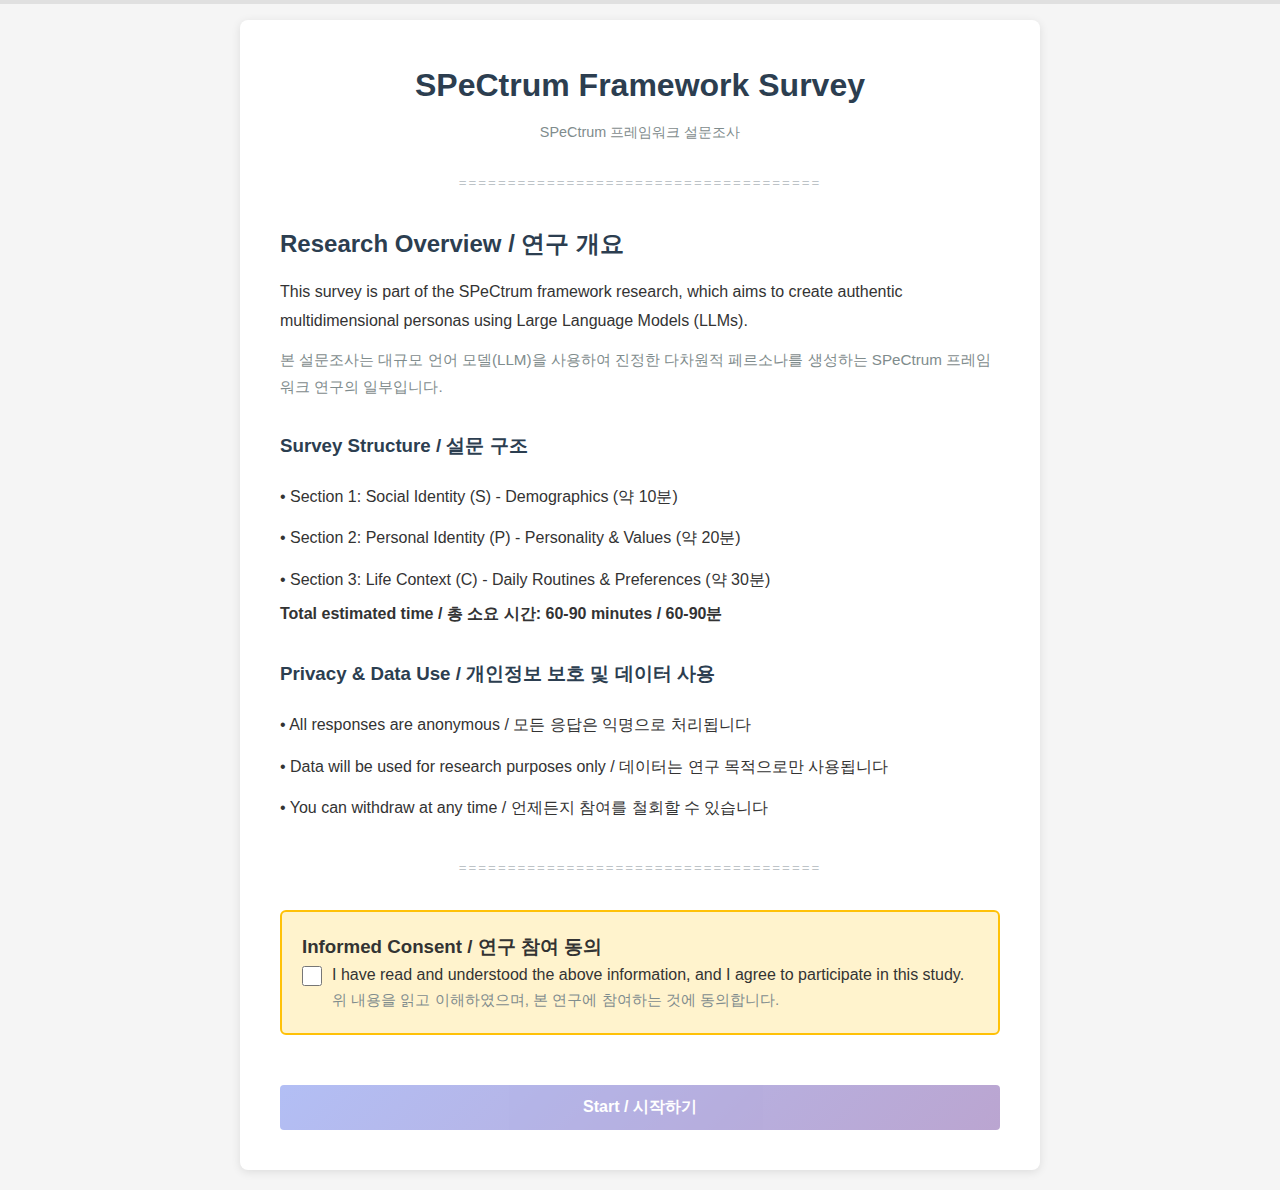
<file: index.html>
<!DOCTYPE html>
<html lang="ko">
<head>
    <meta charset="UTF-8">
    <meta name="viewport" content="width=device-width, initial-scale=1.0">
    <title>SPeCtrum Survey | SPeCtrum 설문조사</title>
    <link rel="stylesheet" href="styles.css">
</head>
<body>
    <div class="container">
        <div class="progress-bar">
            <div class="progress-fill" id="progressFill"></div>
        </div>

        <!-- Welcome Page -->
        <div class="page active" id="page-0">
            <div class="header">
                <h1>SPeCtrum Framework Survey</h1>
                <h1 class="ko">SPeCtrum 프레임워크 설문조사</h1>
            </div>

            <div class="divider">=====================================</div>

            <div class="section">
                <h2>Research Overview / 연구 개요</h2>
                <p>
                    This survey is part of the SPeCtrum framework research, which aims to create
                    authentic multidimensional personas using Large Language Models (LLMs).
                </p>
                <p class="ko">
                    본 설문조사는 대규모 언어 모델(LLM)을 사용하여 진정한 다차원적 페르소나를
                    생성하는 SPeCtrum 프레임워크 연구의 일부입니다.
                </p>
            </div>

            <div class="section">
                <h3>Survey Structure / 설문 구조</h3>
                <ul>
                    <li>• Section 1: Social Identity (S) - Demographics (약 10분)</li>
                    <li>• Section 2: Personal Identity (P) - Personality & Values (약 20분)</li>
                    <li>• Section 3: Life Context (C) - Daily Routines & Preferences (약 30분)</li>
                </ul>
                <p><strong>Total estimated time / 총 소요 시간: 60-90 minutes / 60-90분</strong></p>
            </div>

            <div class="section">
                <h3>Privacy & Data Use / 개인정보 보호 및 데이터 사용</h3>
                <ul>
                    <li>• All responses are anonymous / 모든 응답은 익명으로 처리됩니다</li>
                    <li>• Data will be used for research purposes only / 데이터는 연구 목적으로만 사용됩니다</li>
                    <li>• You can withdraw at any time / 언제든지 참여를 철회할 수 있습니다</li>
                </ul>
            </div>

            <div class="divider">=====================================</div>

            <div class="consent-box">
                <h3>Informed Consent / 연구 참여 동의</h3>
                <label class="checkbox-label">
                    <input type="checkbox" id="consent" required>
                    <span>
                        I have read and understood the above information, and I agree to participate in this study.
                        <br><span class="ko">위 내용을 읽고 이해하였으며, 본 연구에 참여하는 것에 동의합니다.</span>
                    </span>
                </label>
            </div>

            <button class="btn-next" onclick="nextPage()" id="startBtn" disabled>
                Start / 시작하기
            </button>
        </div>

        <!-- Section 1: Social Identity -->
        <div class="page" id="page-1">
            <div class="header">
                <h2>Section 1: Social Identity</h2>
                <h2 class="ko">섹션 1: 사회적 정체성</h2>
                <p class="page-indicator">1 / 3</p>
            </div>

            <div class="divider">=====================================</div>

            <p class="instruction">
                Please provide your demographic information. All information will be kept confidential.
                <br><span class="ko">귀하의 인구통계학적 정보를 제공해주세요. 모든 정보는 비밀로 유지됩니다.</span>
            </p>

            <div class="question">
                <label>
                    <strong>1. Age / 연령</strong>
                    <input type="text" id="age" placeholder="e.g., 20s, 30s, or specific age">
                </label>
            </div>

            <div class="question">
                <label>
                    <strong>2. Sex / 생물학적 성별</strong>
                    <select id="sex">
                        <option value="">Please select / 선택해주세요</option>
                        <option value="Male">Male / 남성</option>
                        <option value="Female">Female / 여성</option>
                        <option value="Other">Other / 기타</option>
                        <option value="Prefer not to say">Prefer not to say / 응답 거부</option>
                    </select>
                </label>
            </div>

            <div class="question">
                <label>
                    <strong>3. Gender Identity / 성 정체성</strong>
                    <select id="gender">
                        <option value="">Please select / 선택해주세요</option>
                        <option value="Man">Man / 남성</option>
                        <option value="Woman">Woman / 여성</option>
                        <option value="Non-binary">Non-binary / 논바이너리</option>
                        <option value="Other">Other / 기타</option>
                        <option value="Prefer not to say">Prefer not to say / 응답 거부</option>
                    </select>
                </label>
            </div>

            <div class="question">
                <label>
                    <strong>4. Nationality / 국적</strong>
                    <input type="text" id="nationality" placeholder="e.g., South Korea, United States">
                </label>
            </div>

            <div class="question">
                <label>
                    <strong>5. Education / 학력</strong>
                    <select id="education">
                        <option value="">Please select / 선택해주세요</option>
                        <option value="High school or less">High school or less / 고등학교 이하</option>
                        <option value="Some college">Some college / 대학 재학</option>
                        <option value="Bachelor's degree">Bachelor's degree / 학사</option>
                        <option value="Master's degree">Master's degree / 석사</option>
                        <option value="Doctorate">Doctorate / 박사</option>
                    </select>
                </label>
            </div>

            <div class="question">
                <label>
                    <strong>6. Occupation / 직업</strong>
                    <input type="text" id="occupation" placeholder="e.g., Software Developer, Student">
                </label>
            </div>

            <div class="note">
                <em>Note: In the full version, all 21 demographic questions will be displayed.</em>
                <br><em class="ko">참고: 전체 버전에서는 21개의 인구통계학적 질문이 표시됩니다.</em>
            </div>

            <div class="divider">=====================================</div>

            <div class="nav-buttons">
                <button class="btn-prev" onclick="prevPage()">← Previous / 이전</button>
                <button class="btn-next" onclick="nextPage()">Next / 다음 →</button>
            </div>
        </div>

        <!-- Section 2: Personal Identity -->
        <div class="page" id="page-2">
            <div class="header">
                <h2>Section 2: Personal Identity - Personality</h2>
                <h2 class="ko">섹션 2: 개인적 정체성 - 성격</h2>
                <p class="page-indicator">2 / 3</p>
            </div>

            <div class="divider">=====================================</div>

            <p class="instruction">
                Rate how much you agree with each statement (1 = Strongly disagree, 7 = Strongly agree)
                <br><span class="ko">각 문장에 얼마나 동의하는지 평가해주세요 (1 = 전혀 동의하지 않음, 7 = 매우 동의함)</span>
            </p>

            <div class="question">
                <p><strong>1. I am outgoing and enthusiastic.</strong></p>
                <p class="ko">나는 외향적이고 열정적이다.</p>
                <div class="scale">
                    <label><input type="radio" name="bfi_1" value="1"> 1</label>
                    <label><input type="radio" name="bfi_1" value="2"> 2</label>
                    <label><input type="radio" name="bfi_1" value="3"> 3</label>
                    <label><input type="radio" name="bfi_1" value="4"> 4</label>
                    <label><input type="radio" name="bfi_1" value="5"> 5</label>
                    <label><input type="radio" name="bfi_1" value="6"> 6</label>
                    <label><input type="radio" name="bfi_1" value="7"> 7</label>
                </div>
                <div class="scale-labels">
                    <span>Strongly disagree<br>전혀 동의하지 않음</span>
                    <span>Neutral<br>중립</span>
                    <span>Strongly agree<br>매우 동의함</span>
                </div>
            </div>

            <div class="question">
                <p><strong>2. I feel sympathy and kindness toward others.</strong></p>
                <p class="ko">나는 다른 사람들에게 동정심과 친절함을 느낀다.</p>
                <div class="scale">
                    <label><input type="radio" name="bfi_2" value="1"> 1</label>
                    <label><input type="radio" name="bfi_2" value="2"> 2</label>
                    <label><input type="radio" name="bfi_2" value="3"> 3</label>
                    <label><input type="radio" name="bfi_2" value="4"> 4</label>
                    <label><input type="radio" name="bfi_2" value="5"> 5</label>
                    <label><input type="radio" name="bfi_2" value="6"> 6</label>
                    <label><input type="radio" name="bfi_2" value="7"> 7</label>
                </div>
                <div class="scale-labels">
                    <span>Strongly disagree<br>전혀 동의하지 않음</span>
                    <span>Neutral<br>중립</span>
                    <span>Strongly agree<br>매우 동의함</span>
                </div>
            </div>

            <div class="note">
                <em>Note: In the full version, all 30 BFI-2-S items and 21 PVQ items will be displayed.</em>
                <br><em class="ko">참고: 전체 버전에서는 BFI-2-S 30문항과 PVQ 21문항이 모두 표시됩니다.</em>
            </div>

            <div class="divider">=====================================</div>

            <div class="nav-buttons">
                <button class="btn-prev" onclick="prevPage()">← Previous / 이전</button>
                <button class="btn-next" onclick="nextPage()">Next / 다음 →</button>
            </div>
        </div>

        <!-- Section 3: Life Context -->
        <div class="page" id="page-3">
            <div class="header">
                <h2>Section 3: Life Context</h2>
                <h2 class="ko">섹션 3: 개인 생활 맥락</h2>
                <p class="page-indicator">3 / 3</p>
            </div>

            <div class="divider">=====================================</div>

            <p class="instruction">
                Please describe your daily life and preferences in detail.
                <br><span class="ko">귀하의 일상 생활과 선호도를 자세히 설명해주세요.</span>
            </p>

            <div class="question">
                <label>
                    <strong>List 5 things you love / 좋아하는 것 5가지</strong>
                    <p class="hint">Be specific (e.g., "Reading mystery novels by the window on rainy days")</p>
                    <input type="text" id="love_1" placeholder="1. ">
                    <input type="text" id="love_2" placeholder="2. ">
                    <input type="text" id="love_3" placeholder="3. ">
                    <input type="text" id="love_4" placeholder="4. ">
                    <input type="text" id="love_5" placeholder="5. ">
                </label>
            </div>

            <div class="question">
                <label>
                    <strong>List 5 things you hate / 싫어하는 것 5가지</strong>
                    <p class="hint">Be honest (e.g., "Crowded places", "Waking up early")</p>
                    <input type="text" id="hate_1" placeholder="1. ">
                    <input type="text" id="hate_2" placeholder="2. ">
                    <input type="text" id="hate_3" placeholder="3. ">
                    <input type="text" id="hate_4" placeholder="4. ">
                    <input type="text" id="hate_5" placeholder="5. ">
                </label>
            </div>

            <div class="question">
                <label>
                    <strong>Describe your typical weekday routine / 평일 일과를 설명해주세요</strong>
                    <p class="hint">From wake-up to bedtime, include specific times and activities (minimum 450 characters recommended)</p>
                    <textarea id="weekday_routine" rows="8" placeholder="Example: On weekdays, I usually wake up at 6:30 AM..."></textarea>
                    <div class="char-count" id="weekdayCount">0 / 450 characters</div>
                </label>
            </div>

            <div class="question">
                <label>
                    <strong>Describe your typical weekend routine / 주말 일과를 설명해주세요</strong>
                    <p class="hint">How do you spend your weekends? (minimum 450 characters recommended)</p>
                    <textarea id="weekend_routine" rows="8" placeholder="Example: On weekends, I wake up naturally around 9 AM..."></textarea>
                    <div class="char-count" id="weekendCount">0 / 450 characters</div>
                </label>
            </div>

            <div class="divider">=====================================</div>

            <div class="nav-buttons">
                <button class="btn-prev" onclick="prevPage()">← Previous / 이전</button>
                <button class="btn-next" onclick="submitSurvey()">Submit / 제출하기 ✓</button>
            </div>
        </div>

        <!-- Completion Page -->
        <div class="page" id="page-complete">
            <div class="header">
                <h1>Thank you! / 감사합니다!</h1>
            </div>

            <div class="divider">=====================================</div>

            <div class="completion-message">
                <p>
                    Your responses have been recorded. Thank you for participating in the SPeCtrum research!
                </p>
                <p class="ko">
                    귀하의 응답이 기록되었습니다. SPeCtrum 연구에 참여해주셔서 감사합니다!
                </p>

                <div class="download-section">
                    <p><strong>Download your data / 데이터 다운로드:</strong></p>
                    <button class="btn-download" onclick="downloadData()">
                        📥 Download Response Data / 응답 데이터 다운로드
                    </button>
                </div>

                <div class="info-box">
                    <p>
                        <strong>What's next? / 다음 단계는?</strong><br>
                        Your data will be processed through the SPeCtrum framework to create a multidimensional persona profile.
                    </p>
                    <p class="ko">
                        귀하의 데이터는 SPeCtrum 프레임워크를 통해 처리되어 다차원적 페르소나 프로필이 생성됩니다.
                    </p>
                </div>
            </div>

            <div class="divider">=====================================</div>
        </div>
    </div>

    <script src="script.js"></script>
</body>
</html>
</file>
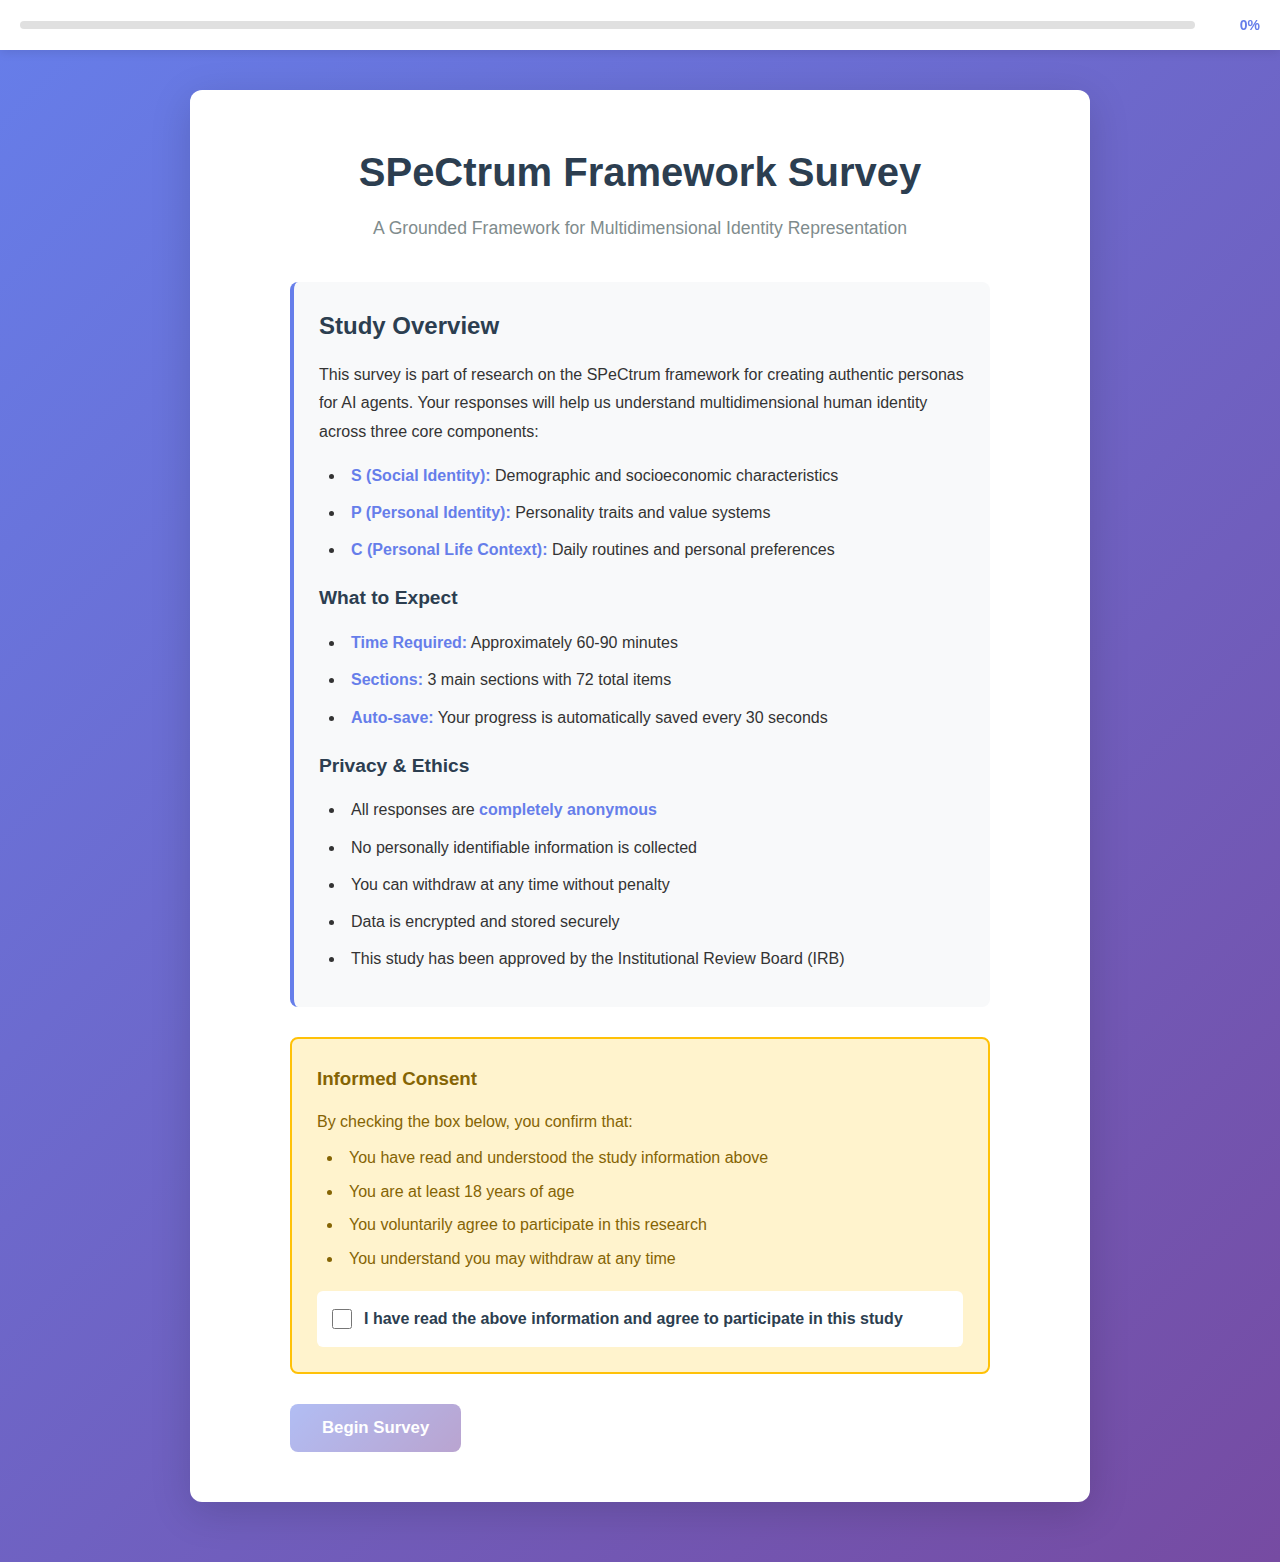
<file: docs/index.html>
<!DOCTYPE html>
<html lang="en">
<head>
    <meta charset="UTF-8">
    <meta name="viewport" content="width=device-width, initial-scale=1.0">
    <title>SPeCtrum Framework Survey</title>
    <link rel="stylesheet" href="styles.css">
</head>
<body>
    <!-- Progress Bar -->
    <div class="progress-container">
        <div class="progress-bar">
            <div class="progress-fill" id="progressFill"></div>
        </div>
        <div class="progress-text" id="progressText">0%</div>
    </div>

    <!-- Survey Container -->
    <div class="survey-container">

        <!-- Page 0: Welcome & Consent -->
        <div class="page active" id="page-0">
            <div class="welcome-section">
                <h1>SPeCtrum Framework Survey</h1>
                <p class="subtitle">A Grounded Framework for Multidimensional Identity Representation</p>

                <div class="info-box">
                    <h2>Study Overview</h2>
                    <p>This survey is part of research on the SPeCtrum framework for creating authentic personas for AI agents. Your responses will help us understand multidimensional human identity across three core components:</p>
                    <ul>
                        <li><strong>S (Social Identity):</strong> Demographic and socioeconomic characteristics</li>
                        <li><strong>P (Personal Identity):</strong> Personality traits and value systems</li>
                        <li><strong>C (Personal Life Context):</strong> Daily routines and personal preferences</li>
                    </ul>

                    <h3>What to Expect</h3>
                    <ul>
                        <li><strong>Time Required:</strong> Approximately 60-90 minutes</li>
                        <li><strong>Sections:</strong> 3 main sections with 72 total items</li>
                        <li><strong>Auto-save:</strong> Your progress is automatically saved every 30 seconds</li>
                    </ul>

                    <h3>Privacy & Ethics</h3>
                    <ul>
                        <li>All responses are <strong>completely anonymous</strong></li>
                        <li>No personally identifiable information is collected</li>
                        <li>You can withdraw at any time without penalty</li>
                        <li>Data is encrypted and stored securely</li>
                        <li>This study has been approved by the Institutional Review Board (IRB)</li>
                    </ul>
                </div>

                <div class="consent-box">
                    <h3>Informed Consent</h3>
                    <p>By checking the box below, you confirm that:</p>
                    <ul>
                        <li>You have read and understood the study information above</li>
                        <li>You are at least 18 years of age</li>
                        <li>You voluntarily agree to participate in this research</li>
                        <li>You understand you may withdraw at any time</li>
                    </ul>

                    <label class="consent-checkbox">
                        <input type="checkbox" id="consent">
                        <span>I have read the above information and agree to participate in this study</span>
                    </label>
                </div>

                <button class="btn btn-primary" id="startBtn" disabled onclick="startSurvey()">
                    Begin Survey
                </button>
            </div>
        </div>

        <!-- Page 1: Social Identity -->
        <div class="page" id="page-1">
            <div class="section-header">
                <h2>Section 1: Social Identity (S)</h2>
                <p>This section collects demographic and contextual information. All responses are anonymous and confidential.</p>
            </div>
            <div id="social-identity-questions" class="questions-container">
                <!-- Questions will be dynamically loaded here -->
            </div>
            <div class="navigation-buttons">
                <button class="btn btn-secondary" onclick="prevPage()">← Previous</button>
                <button class="btn btn-primary" onclick="nextPage()">Next →</button>
            </div>
        </div>

        <!-- Page 2: Personal Identity - BFI-2-S -->
        <div class="page" id="page-2">
            <div class="section-header">
                <h2>Section 2A: Personality Inventory (BFI-2-S)</h2>
                <p class="instruction">Here are phrases describing people's behaviors. Please use the rating scale below to describe how accurately each statement describes you. Rate how well each statement describes you as you generally are now, not as you wish to be in the future.</p>
                <div class="scale-legend">
                    <span>1 = Strongly disagree</span>
                    <span>4 = Neither agree nor disagree</span>
                    <span>7 = Strongly agree</span>
                </div>
            </div>
            <div id="bfi-questions" class="questions-container">
                <!-- BFI questions will be dynamically loaded here -->
            </div>
            <div class="navigation-buttons">
                <button class="btn btn-secondary" onclick="prevPage()">← Previous</button>
                <button class="btn btn-primary" onclick="nextPage()">Next →</button>
            </div>
        </div>

        <!-- Page 3: Personal Identity - PVQ -->
        <div class="page" id="page-3">
            <div class="section-header">
                <h2>Section 2B: Values Questionnaire (PVQ)</h2>
                <p class="instruction">Here we briefly describe some people. Please read each description and think about how much each person is or is not like you. Select the option that shows how much the person in the description is like you.</p>
                <div class="scale-legend">
                    <span>1 = Not like me at all</span>
                    <span>4 = Moderately like me</span>
                    <span>7 = Exactly like me</span>
                </div>
            </div>
            <div id="pvq-questions" class="questions-container">
                <!-- PVQ questions will be dynamically loaded here -->
            </div>
            <div class="navigation-buttons">
                <button class="btn btn-secondary" onclick="prevPage()">← Previous</button>
                <button class="btn btn-primary" onclick="nextPage()">Next →</button>
            </div>
        </div>

        <!-- Page 4: Life Context -->
        <div class="page" id="page-4">
            <div class="section-header">
                <h2>Section 3: Personal Life Context (C)</h2>
                <p>Please describe your daily life and preferences. This information helps us understand your unique identity.</p>
            </div>

            <div class="questions-container">
                <!-- Loves -->
                <div class="question-block">
                    <h3>Things You Love</h3>
                    <p class="hint">List 5 things you love (hobbies, activities, foods, places, etc.)</p>
                    <div class="love-hate-list">
                        <input type="text" id="love_1" placeholder="1. Thing you love" class="text-input">
                        <input type="text" id="love_2" placeholder="2. Thing you love" class="text-input">
                        <input type="text" id="love_3" placeholder="3. Thing you love" class="text-input">
                        <input type="text" id="love_4" placeholder="4. Thing you love" class="text-input">
                        <input type="text" id="love_5" placeholder="5. Thing you love" class="text-input">
                    </div>
                </div>

                <!-- Hates -->
                <div class="question-block">
                    <h3>Things You Hate</h3>
                    <p class="hint">List 5 things you dislike or hate</p>
                    <div class="love-hate-list">
                        <input type="text" id="hate_1" placeholder="1. Thing you hate" class="text-input">
                        <input type="text" id="hate_2" placeholder="2. Thing you hate" class="text-input">
                        <input type="text" id="hate_3" placeholder="3. Thing you hate" class="text-input">
                        <input type="text" id="hate_4" placeholder="4. Thing you hate" class="text-input">
                        <input type="text" id="hate_5" placeholder="5. Thing you hate" class="text-input">
                    </div>
                </div>

                <!-- Weekday Routine -->
                <div class="question-block">
                    <h3>Typical Weekday Routine</h3>
                    <p class="hint">Describe your typical weekday from wake-up to bedtime. We recommend at least 450 characters (about 5-7 sentences).</p>
                    <textarea id="weekday_routine" rows="8" placeholder="A typical weekday for me starts off by..."></textarea>
                    <div class="char-counter" id="weekdayCount">0 / 450 characters</div>
                </div>

                <!-- Weekend Routine -->
                <div class="question-block">
                    <h3>Typical Weekend Routine</h3>
                    <p class="hint">Describe your typical weekend routine. We recommend at least 450 characters (about 5-7 sentences).</p>
                    <textarea id="weekend_routine" rows="8" placeholder="A typical weekend for me starts off by..."></textarea>
                    <div class="char-counter" id="weekendCount">0 / 450 characters</div>
                </div>
            </div>

            <div class="navigation-buttons">
                <button class="btn btn-secondary" onclick="prevPage()">← Previous</button>
                <button class="btn btn-primary" onclick="submitSurvey()">Submit Survey</button>
            </div>
        </div>

        <!-- Page 5: Completion -->
        <div class="page" id="page-complete">
            <div class="completion-section">
                <div class="success-icon">✓</div>
                <h1>Survey Complete!</h1>
                <p class="subtitle">Thank you for participating in our research.</p>

                <div class="info-box">
                    <h3>What Happens Next?</h3>
                    <p>Your responses have been securely submitted. The data will be used to:</p>
                    <ul>
                        <li>Develop authentic AI persona models</li>
                        <li>Advance research in human-computer interaction</li>
                        <li>Contribute to the SPeCtrum framework research</li>
                    </ul>
                </div>

                <div class="completion-actions">
                    <button class="btn btn-primary" onclick="downloadData()">
                        Download Your Responses (JSON)
                    </button>
                    <p class="small-text">You can download a copy of your responses for your records.</p>
                </div>

                <div class="contact-info">
                    <h3>Questions or Concerns?</h3>
                    <p>If you have any questions about this research, please contact:</p>
                    <p><strong>Research Team:</strong> <a href="https://github.com/alcyonesha-hash/persona-agent">SPeCtrum Project</a></p>
                    <p><strong>Based on:</strong> Lee et al., NAACL 2025</p>
                </div>
            </div>
        </div>

    </div>

    <script src="script.js"></script>
</body>
</html>
</file>
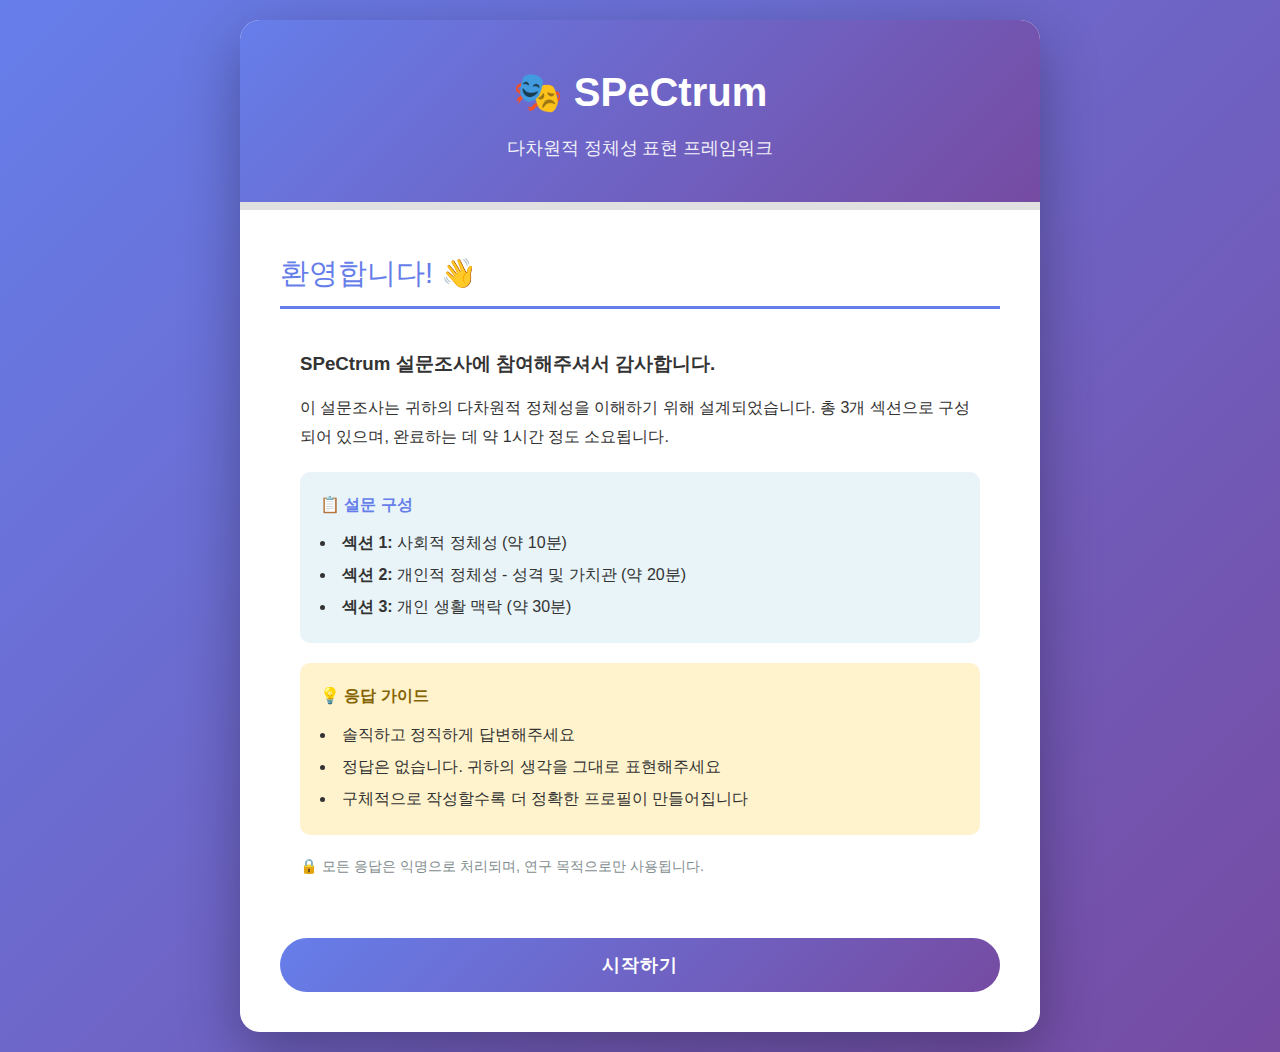
<file: questionnaires/survey_form.html>
<!DOCTYPE html>
<html lang="ko">
<head>
    <meta charset="UTF-8">
    <meta name="viewport" content="width=device-width, initial-scale=1.0">
    <title>SPeCtrum 설문조사</title>
    <style>
        * {
            margin: 0;
            padding: 0;
            box-sizing: border-box;
        }

        body {
            font-family: 'Segoe UI', Tahoma, Geneva, Verdana, sans-serif;
            line-height: 1.6;
            color: #333;
            background: linear-gradient(135deg, #667eea 0%, #764ba2 100%);
            min-height: 100vh;
            padding: 20px;
        }

        .container {
            max-width: 800px;
            margin: 0 auto;
            background: white;
            border-radius: 20px;
            box-shadow: 0 20px 60px rgba(0,0,0,0.3);
            overflow: hidden;
        }

        .header {
            background: linear-gradient(135deg, #667eea 0%, #764ba2 100%);
            color: white;
            padding: 40px;
            text-align: center;
        }

        .header h1 {
            font-size: 2.5em;
            margin-bottom: 10px;
        }

        .header p {
            font-size: 1.1em;
            opacity: 0.9;
        }

        .progress-bar {
            height: 8px;
            background: #e0e0e0;
        }

        .progress-fill {
            height: 100%;
            background: linear-gradient(90deg, #667eea 0%, #764ba2 100%);
            width: 0%;
            transition: width 0.3s ease;
        }

        .content {
            padding: 40px;
        }

        .section {
            display: none;
        }

        .section.active {
            display: block;
            animation: fadeIn 0.5s;
        }

        @keyframes fadeIn {
            from { opacity: 0; transform: translateY(20px); }
            to { opacity: 1; transform: translateY(0); }
        }

        .section-title {
            font-size: 1.8em;
            color: #667eea;
            margin-bottom: 20px;
            padding-bottom: 10px;
            border-bottom: 3px solid #667eea;
        }

        .question {
            margin-bottom: 30px;
            padding: 20px;
            background: #f8f9fa;
            border-radius: 10px;
            border-left: 4px solid #667eea;
        }

        .question-text {
            font-weight: 600;
            margin-bottom: 15px;
            color: #2c3e50;
            font-size: 1.1em;
        }

        .hint {
            font-size: 0.9em;
            color: #7f8c8d;
            font-style: italic;
            margin-bottom: 10px;
        }

        input[type="text"],
        textarea,
        select {
            width: 100%;
            padding: 12px;
            border: 2px solid #e0e0e0;
            border-radius: 8px;
            font-size: 1em;
            font-family: inherit;
            transition: border-color 0.3s;
        }

        input[type="text"]:focus,
        textarea:focus,
        select:focus {
            outline: none;
            border-color: #667eea;
        }

        textarea {
            min-height: 150px;
            resize: vertical;
        }

        .scale-options {
            display: flex;
            gap: 10px;
            flex-wrap: wrap;
            margin-top: 10px;
        }

        .scale-option {
            flex: 1;
            min-width: 80px;
        }

        .scale-option input[type="radio"] {
            display: none;
        }

        .scale-option label {
            display: block;
            padding: 12px;
            background: #f0f0f0;
            border: 2px solid #e0e0e0;
            border-radius: 8px;
            text-align: center;
            cursor: pointer;
            transition: all 0.3s;
            font-size: 0.9em;
        }

        .scale-option input[type="radio"]:checked + label {
            background: linear-gradient(135deg, #667eea 0%, #764ba2 100%);
            color: white;
            border-color: #667eea;
            transform: scale(1.05);
        }

        .scale-option label:hover {
            border-color: #667eea;
        }

        .scale-legend {
            display: flex;
            justify-content: space-between;
            margin-top: 10px;
            font-size: 0.85em;
            color: #7f8c8d;
        }

        .list-input {
            margin-bottom: 10px;
        }

        .list-input input {
            margin-top: 5px;
        }

        .nav-buttons {
            display: flex;
            justify-content: space-between;
            margin-top: 40px;
            gap: 15px;
        }

        button {
            padding: 15px 40px;
            font-size: 1.1em;
            border: none;
            border-radius: 50px;
            cursor: pointer;
            transition: all 0.3s;
            font-weight: 600;
            text-transform: uppercase;
            letter-spacing: 1px;
        }

        .btn-primary {
            background: linear-gradient(135deg, #667eea 0%, #764ba2 100%);
            color: white;
            flex: 1;
        }

        .btn-primary:hover {
            transform: translateY(-2px);
            box-shadow: 0 10px 20px rgba(102, 126, 234, 0.3);
        }

        .btn-secondary {
            background: #e0e0e0;
            color: #333;
        }

        .btn-secondary:hover {
            background: #d0d0d0;
        }

        .btn-success {
            background: linear-gradient(135deg, #11998e 0%, #38ef7d 100%);
            color: white;
        }

        .btn-success:hover {
            transform: translateY(-2px);
            box-shadow: 0 10px 20px rgba(17, 153, 142, 0.3);
        }

        button:disabled {
            opacity: 0.5;
            cursor: not-allowed;
        }

        .completion-message {
            text-align: center;
            padding: 60px 20px;
        }

        .completion-message h2 {
            font-size: 2.5em;
            color: #667eea;
            margin-bottom: 20px;
        }

        .completion-message p {
            font-size: 1.2em;
            color: #7f8c8d;
            margin-bottom: 30px;
        }

        .char-count {
            text-align: right;
            font-size: 0.85em;
            color: #7f8c8d;
            margin-top: 5px;
        }

        .char-count.warning {
            color: #e74c3c;
        }

        .example {
            background: #fff3cd;
            border: 1px solid #ffc107;
            border-radius: 8px;
            padding: 15px;
            margin-top: 10px;
            font-size: 0.9em;
        }

        .example-title {
            font-weight: 600;
            color: #856404;
            margin-bottom: 5px;
        }
    </style>
</head>
<body>
    <div class="container">
        <div class="header">
            <h1>🎭 SPeCtrum</h1>
            <p>다차원적 정체성 표현 프레임워크</p>
        </div>

        <div class="progress-bar">
            <div class="progress-fill" id="progressFill"></div>
        </div>

        <div class="content">
            <!-- Welcome Section -->
            <div class="section active" id="section-0">
                <div class="section-title">환영합니다! 👋</div>
                <div style="padding: 20px;">
                    <h3 style="margin-bottom: 15px;">SPeCtrum 설문조사에 참여해주셔서 감사합니다.</h3>
                    <p style="margin-bottom: 20px; line-height: 1.8;">
                        이 설문조사는 귀하의 다차원적 정체성을 이해하기 위해 설계되었습니다.
                        총 3개 섹션으로 구성되어 있으며, 완료하는 데 약 1시간 정도 소요됩니다.
                    </p>

                    <div style="background: #e8f4f8; padding: 20px; border-radius: 10px; margin: 20px 0;">
                        <h4 style="color: #667eea; margin-bottom: 10px;">📋 설문 구성</h4>
                        <ul style="list-style-position: inside; line-height: 2;">
                            <li><strong>섹션 1:</strong> 사회적 정체성 (약 10분)</li>
                            <li><strong>섹션 2:</strong> 개인적 정체성 - 성격 및 가치관 (약 20분)</li>
                            <li><strong>섹션 3:</strong> 개인 생활 맥락 (약 30분)</li>
                        </ul>
                    </div>

                    <div style="background: #fff3cd; padding: 20px; border-radius: 10px; margin: 20px 0;">
                        <h4 style="color: #856404; margin-bottom: 10px;">💡 응답 가이드</h4>
                        <ul style="list-style-position: inside; line-height: 2;">
                            <li>솔직하고 정직하게 답변해주세요</li>
                            <li>정답은 없습니다. 귀하의 생각을 그대로 표현해주세요</li>
                            <li>구체적으로 작성할수록 더 정확한 프로필이 만들어집니다</li>
                        </ul>
                    </div>

                    <p style="margin-top: 20px; color: #7f8c8d; font-size: 0.9em;">
                        🔒 모든 응답은 익명으로 처리되며, 연구 목적으로만 사용됩니다.
                    </p>
                </div>
            </div>

            <!-- Section 1: Social Identity -->
            <div class="section" id="section-1">
                <div class="section-title">섹션 1: 사회적 정체성</div>
                <p style="margin-bottom: 30px; color: #7f8c8d;">
                    귀하의 인구통계학적 정보를 수집합니다. 편안하게 응답해주세요.
                </p>

                <div class="question">
                    <div class="question-text">1. 귀하의 연령대는 어떻게 되십니까?</div>
                    <div class="hint">예: 20대, 30대, 또는 구체적 나이</div>
                    <input type="text" id="age" placeholder="연령대를 입력해주세요">
                </div>

                <div class="question">
                    <div class="question-text">2. 귀하의 생물학적 성별은 무엇입니까?</div>
                    <select id="sex">
                        <option value="">선택해주세요</option>
                        <option value="남성">남성</option>
                        <option value="여성">여성</option>
                        <option value="기타">기타</option>
                        <option value="응답 거부">응답 거부</option>
                    </select>
                </div>

                <div class="question">
                    <div class="question-text">3. 귀하의 현재 직업 상태는 무엇입니까?</div>
                    <select id="occupation">
                        <option value="">선택해주세요</option>
                        <option value="전일제 근무">전일제 근무 (주 35시간 이상)</option>
                        <option value="시간제 근무">시간제 근무 (주 35시간 미만)</option>
                        <option value="자영업">자영업</option>
                        <option value="학생">학생</option>
                        <option value="구직 중">구직 중</option>
                        <option value="은퇴">은퇴</option>
                        <option value="기타">기타</option>
                    </select>
                </div>

                <p style="color: #7f8c8d; font-size: 0.9em; margin-top: 20px;">
                    💾 실제 구현 시에는 모든 21개 질문이 표시됩니다.
                </p>
            </div>

            <!-- Section 2: Personal Identity -->
            <div class="section" id="section-2">
                <div class="section-title">섹션 2: 개인적 정체성 - 성격</div>
                <p style="margin-bottom: 30px; color: #7f8c8d;">
                    다음 문장들을 읽고, 각 문장이 귀하를 얼마나 잘 설명하는지 1-7점 척도로 평가해주세요.
                </p>

                <div class="question">
                    <div class="question-text">1. 나는 외향적이고 열정적이다.</div>
                    <div class="scale-options">
                        <div class="scale-option">
                            <input type="radio" name="bfi_1" value="1" id="bfi_1_1">
                            <label for="bfi_1_1">1</label>
                        </div>
                        <div class="scale-option">
                            <input type="radio" name="bfi_1" value="2" id="bfi_1_2">
                            <label for="bfi_1_2">2</label>
                        </div>
                        <div class="scale-option">
                            <input type="radio" name="bfi_1" value="3" id="bfi_1_3">
                            <label for="bfi_1_3">3</label>
                        </div>
                        <div class="scale-option">
                            <input type="radio" name="bfi_1" value="4" id="bfi_1_4">
                            <label for="bfi_1_4">4</label>
                        </div>
                        <div class="scale-option">
                            <input type="radio" name="bfi_1" value="5" id="bfi_1_5">
                            <label for="bfi_1_5">5</label>
                        </div>
                        <div class="scale-option">
                            <input type="radio" name="bfi_1" value="6" id="bfi_1_6">
                            <label for="bfi_1_6">6</label>
                        </div>
                        <div class="scale-option">
                            <input type="radio" name="bfi_1" value="7" id="bfi_1_7">
                            <label for="bfi_1_7">7</label>
                        </div>
                    </div>
                    <div class="scale-legend">
                        <span>전혀 동의하지 않음</span>
                        <span>중립</span>
                        <span>매우 동의함</span>
                    </div>
                </div>

                <div class="question">
                    <div class="question-text">2. 나는 다른 사람들에게 동정심과 친절함을 느낀다.</div>
                    <div class="scale-options">
                        <div class="scale-option">
                            <input type="radio" name="bfi_2" value="1" id="bfi_2_1">
                            <label for="bfi_2_1">1</label>
                        </div>
                        <div class="scale-option">
                            <input type="radio" name="bfi_2" value="2" id="bfi_2_2">
                            <label for="bfi_2_2">2</label>
                        </div>
                        <div class="scale-option">
                            <input type="radio" name="bfi_2" value="3" id="bfi_2_3">
                            <label for="bfi_2_3">3</label>
                        </div>
                        <div class="scale-option">
                            <input type="radio" name="bfi_2" value="4" id="bfi_2_4">
                            <label for="bfi_2_4">4</label>
                        </div>
                        <div class="scale-option">
                            <input type="radio" name="bfi_2" value="5" id="bfi_2_5">
                            <label for="bfi_2_5">5</label>
                        </div>
                        <div class="scale-option">
                            <input type="radio" name="bfi_2" value="6" id="bfi_2_6">
                            <label for="bfi_2_6">6</label>
                        </div>
                        <div class="scale-option">
                            <input type="radio" name="bfi_2" value="7" id="bfi_2_7">
                            <label for="bfi_2_7">7</label>
                        </div>
                    </div>
                    <div class="scale-legend">
                        <span>전혀 동의하지 않음</span>
                        <span>중립</span>
                        <span>매우 동의함</span>
                    </div>
                </div>

                <p style="color: #7f8c8d; font-size: 0.9em; margin-top: 20px;">
                    💾 실제 구현 시에는 BFI-2-S 30문항 + PVQ 21문항이 표시됩니다.
                </p>
            </div>

            <!-- Section 3: Life Context -->
            <div class="section" id="section-3">
                <div class="section-title">섹션 3: 개인 생활 맥락</div>
                <p style="margin-bottom: 30px; color: #7f8c8d;">
                    귀하의 일상 생활과 선호도에 대해 자유롭게 작성해주세요.
                </p>

                <div class="question">
                    <div class="question-text">귀하가 좋아하는 것 5가지를 나열해주세요</div>
                    <div class="hint">취미, 활동, 음식, 음악, 영화, 책, 장소 등 구체적으로 작성해주세요</div>
                    <div class="list-input">
                        <div style="margin-bottom: 8px;">1. <input type="text" id="love_1" placeholder="예: 비 오는 날 창가에서 책 읽기"></div>
                        <div style="margin-bottom: 8px;">2. <input type="text" id="love_2" placeholder="예: 새벽에 조깅하기"></div>
                        <div style="margin-bottom: 8px;">3. <input type="text" id="love_3" placeholder="예: 친구들과 보드게임 하기"></div>
                        <div style="margin-bottom: 8px;">4. <input type="text" id="love_4" placeholder="예: 재즈 음악 듣기"></div>
                        <div style="margin-bottom: 8px;">5. <input type="text" id="love_5" placeholder="예: 해외 여행 계획 세우기"></div>
                    </div>
                </div>

                <div class="question">
                    <div class="question-text">평일 하루 일과를 상세히 설명해주세요</div>
                    <div class="hint">아침에 일어나는 시간부터 잠들기 전까지 전형적인 평일 일과를 작성해주세요 (최소 450자 권장)</div>
                    <textarea id="weekday_routine" placeholder="예시: 평일에는 보통 오전 6시 30분에 알람이 울리면 일어납니다..."></textarea>
                    <div class="char-count" id="weekday_count">0 / 450자</div>

                    <div class="example">
                        <div class="example-title">✍️ 작성 예시</div>
                        평일에는 보통 오전 6시 30분에 알람이 울리면 일어납니다. 일어나자마자 침대를 정리하고, 화장실에서 세수와 양치를 한 후 간단한 스트레칭을 15분 정도 합니다. 아침 식사로는 주로 토스트와 커피를 먹으며, 그날 해야 할 일들을 정리합니다...
                    </div>
                </div>
            </div>

            <!-- Completion Section -->
            <div class="section" id="section-complete">
                <div class="completion-message">
                    <h2>🎉 설문 완료!</h2>
                    <p>소중한 시간을 내어 설문에 참여해주셔서 진심으로 감사드립니다.</p>
                    <p style="font-size: 0.9em;">귀하의 응답은 안전하게 저장되었습니다.</p>
                    <button class="btn-success" onclick="downloadData()">📥 응답 데이터 다운로드</button>
                </div>
            </div>

            <!-- Navigation Buttons -->
            <div class="nav-buttons">
                <button class="btn-secondary" id="prevBtn" onclick="changeSection(-1)" style="display: none;">이전</button>
                <button class="btn-primary" id="nextBtn" onclick="changeSection(1)">시작하기</button>
            </div>
        </div>
    </div>

    <script>
        let currentSection = 0;
        const totalSections = 5; // Welcome + 3 sections + Complete

        // Update character count for textarea
        document.getElementById('weekday_routine')?.addEventListener('input', function() {
            const count = this.value.length;
            const countEl = document.getElementById('weekday_count');
            countEl.textContent = `${count} / 450자`;
            if (count < 450) {
                countEl.classList.add('warning');
            } else {
                countEl.classList.remove('warning');
            }
        });

        function changeSection(direction) {
            const sections = document.querySelectorAll('.section');
            sections[currentSection].classList.remove('active');

            currentSection += direction;

            if (currentSection < 0) currentSection = 0;
            if (currentSection >= totalSections) currentSection = totalSections - 1;

            sections[currentSection].classList.add('active');
            updateButtons();
            updateProgress();
            window.scrollTo({ top: 0, behavior: 'smooth' });
        }

        function updateButtons() {
            const prevBtn = document.getElementById('prevBtn');
            const nextBtn = document.getElementById('nextBtn');

            if (currentSection === 0) {
                prevBtn.style.display = 'none';
                nextBtn.textContent = '시작하기';
            } else if (currentSection === totalSections - 1) {
                prevBtn.style.display = 'none';
                nextBtn.style.display = 'none';
            } else {
                prevBtn.style.display = 'block';
                nextBtn.style.display = 'block';
                nextBtn.textContent = currentSection === totalSections - 2 ? '제출하기' : '다음';
            }
        }

        function updateProgress() {
            const progress = (currentSection / (totalSections - 1)) * 100;
            document.getElementById('progressFill').style.width = progress + '%';
        }

        function downloadData() {
            const data = {
                timestamp: new Date().toISOString(),
                social_identity: {
                    age: document.getElementById('age')?.value || '',
                    sex: document.getElementById('sex')?.value || '',
                    occupation: document.getElementById('occupation')?.value || ''
                },
                personal_identity: {
                    bfi_responses: {
                        bfi_1: document.querySelector('input[name="bfi_1"]:checked')?.value || '',
                        bfi_2: document.querySelector('input[name="bfi_2"]:checked')?.value || ''
                    }
                },
                life_context: {
                    loves: [
                        document.getElementById('love_1')?.value || '',
                        document.getElementById('love_2')?.value || '',
                        document.getElementById('love_3')?.value || '',
                        document.getElementById('love_4')?.value || '',
                        document.getElementById('love_5')?.value || ''
                    ],
                    weekday_routine: document.getElementById('weekday_routine')?.value || ''
                }
            };

            const blob = new Blob([JSON.stringify(data, null, 2)], { type: 'application/json' });
            const url = URL.createObjectURL(blob);
            const a = document.createElement('a');
            a.href = url;
            a.download = `spectrum_survey_${Date.now()}.json`;
            document.body.appendChild(a);
            a.click();
            document.body.removeChild(a);
            URL.revokeObjectURL(url);
        }

        // Initialize
        updateButtons();
        updateProgress();
    </script>
</body>
</html>
</file>
<file: styles.css>
/* Reset and Base Styles */
* {
    margin: 0;
    padding: 0;
    box-sizing: border-box;
}

body {
    font-family: -apple-system, BlinkMacSystemFont, 'Segoe UI', 'Helvetica Neue', Arial, sans-serif;
    line-height: 1.6;
    color: #333;
    background-color: #f5f5f5;
    padding: 20px;
}

/* Container */
.container {
    max-width: 800px;
    margin: 0 auto;
    background: white;
    padding: 40px;
    box-shadow: 0 2px 10px rgba(0, 0, 0, 0.1);
    border-radius: 8px;
}

/* Progress Bar */
.progress-bar {
    position: fixed;
    top: 0;
    left: 0;
    right: 0;
    height: 4px;
    background: #e0e0e0;
    z-index: 1000;
}

.progress-fill {
    height: 100%;
    background: linear-gradient(90deg, #667eea 0%, #764ba2 100%);
    width: 0%;
    transition: width 0.3s ease;
}

/* Header */
.header {
    text-align: center;
    margin-bottom: 30px;
}

.header h1 {
    font-size: 2em;
    color: #2c3e50;
    margin-bottom: 10px;
}

.header h2 {
    font-size: 1.5em;
    color: #2c3e50;
    margin-bottom: 5px;
}

.header h1.ko,
.header h2.ko {
    font-size: 0.9em;
    color: #7f8c8d;
    font-weight: normal;
}

.page-indicator {
    font-size: 0.9em;
    color: #95a5a6;
    margin-top: 10px;
}

/* Divider */
.divider {
    color: #bdc3c7;
    text-align: center;
    margin: 30px 0;
    font-family: monospace;
    letter-spacing: 2px;
}

/* Sections */
.section {
    margin: 30px 0;
}

.section h2,
.section h3 {
    color: #2c3e50;
    margin-bottom: 15px;
}

.section p {
    margin-bottom: 10px;
    line-height: 1.8;
}

.section ul {
    list-style: none;
    padding-left: 0;
}

.section ul li {
    padding: 8px 0;
    line-height: 1.6;
}

/* Korean text styling */
.ko {
    color: #7f8c8d;
    font-size: 0.95em;
}

/* Instruction */
.instruction {
    background: #ecf0f1;
    padding: 15px;
    border-left: 4px solid #3498db;
    margin-bottom: 25px;
}

/* Questions */
.question {
    margin: 25px 0;
    padding: 20px;
    background: #f8f9fa;
    border-radius: 6px;
}

.question label {
    display: block;
    margin-bottom: 10px;
}

.question strong {
    display: block;
    margin-bottom: 10px;
    color: #2c3e50;
}

.hint {
    font-size: 0.85em;
    color: #95a5a6;
    font-style: italic;
    margin: 5px 0 10px 0;
}

/* Form Elements */
input[type="text"],
select,
textarea {
    width: 100%;
    padding: 12px;
    border: 2px solid #e0e0e0;
    border-radius: 4px;
    font-size: 1em;
    font-family: inherit;
    margin-top: 8px;
    transition: border-color 0.3s;
}

input[type="text"]:focus,
select:focus,
textarea:focus {
    outline: none;
    border-color: #3498db;
}

textarea {
    resize: vertical;
    min-height: 150px;
}

/* Character Count */
.char-count {
    text-align: right;
    font-size: 0.85em;
    color: #95a5a6;
    margin-top: 5px;
}

.char-count.warning {
    color: #e74c3c;
}

/* Scale (Radio Buttons) */
.scale {
    display: flex;
    justify-content: space-between;
    gap: 10px;
    margin: 15px 0;
}

.scale label {
    flex: 1;
    text-align: center;
    padding: 10px;
    background: #ecf0f1;
    border: 2px solid #e0e0e0;
    border-radius: 4px;
    cursor: pointer;
    transition: all 0.3s;
}

.scale label:hover {
    background: #d5dbdb;
}

.scale input[type="radio"] {
    margin-right: 5px;
}

.scale input[type="radio"]:checked + label,
.scale label:has(input[type="radio"]:checked) {
    background: #3498db;
    color: white;
    border-color: #3498db;
}

.scale-labels {
    display: flex;
    justify-content: space-between;
    font-size: 0.85em;
    color: #7f8c8d;
    margin-top: 10px;
}

.scale-labels span {
    flex: 1;
    text-align: center;
}

.scale-labels span:first-child {
    text-align: left;
}

.scale-labels span:last-child {
    text-align: right;
}

/* Consent Box */
.consent-box {
    background: #fff3cd;
    border: 2px solid #ffc107;
    padding: 20px;
    border-radius: 6px;
    margin: 30px 0;
}

.checkbox-label {
    display: flex;
    align-items: flex-start;
    cursor: pointer;
}

.checkbox-label input[type="checkbox"] {
    margin-right: 10px;
    margin-top: 4px;
    width: 20px;
    height: 20px;
    cursor: pointer;
}

/* Buttons */
button {
    padding: 12px 30px;
    font-size: 1em;
    border: none;
    border-radius: 4px;
    cursor: pointer;
    transition: all 0.3s;
    font-weight: 600;
}

.btn-next {
    background: linear-gradient(135deg, #667eea 0%, #764ba2 100%);
    color: white;
    width: 100%;
    margin-top: 20px;
}

.btn-next:hover:not(:disabled) {
    transform: translateY(-2px);
    box-shadow: 0 4px 12px rgba(102, 126, 234, 0.4);
}

.btn-next:disabled {
    opacity: 0.5;
    cursor: not-allowed;
}

.nav-buttons {
    display: flex;
    gap: 15px;
    margin-top: 30px;
}

.btn-prev {
    background: #95a5a6;
    color: white;
    flex: 1;
}

.btn-prev:hover {
    background: #7f8c8d;
}

.nav-buttons .btn-next {
    flex: 2;
    margin-top: 0;
}

.btn-download {
    background: linear-gradient(135deg, #11998e 0%, #38ef7d 100%);
    color: white;
    padding: 15px 40px;
    font-size: 1.1em;
}

.btn-download:hover {
    transform: translateY(-2px);
    box-shadow: 0 4px 12px rgba(17, 153, 142, 0.4);
}

/* Notes and Info Boxes */
.note {
    background: #e8f4f8;
    border-left: 4px solid #3498db;
    padding: 15px;
    margin: 20px 0;
    font-size: 0.9em;
}

.info-box {
    background: #f0f9ff;
    border: 2px solid #3498db;
    padding: 20px;
    border-radius: 6px;
    margin: 20px 0;
}

/* Completion Message */
.completion-message {
    text-align: center;
    padding: 40px 20px;
}

.completion-message p {
    font-size: 1.1em;
    margin: 15px 0;
    line-height: 1.8;
}

.download-section {
    margin: 40px 0;
}

/* Page Management */
.page {
    display: none;
    animation: fadeIn 0.5s;
}

.page.active {
    display: block;
}

@keyframes fadeIn {
    from {
        opacity: 0;
        transform: translateY(20px);
    }
    to {
        opacity: 1;
        transform: translateY(0);
    }
}

/* Responsive Design */
@media (max-width: 768px) {
    .container {
        padding: 20px;
    }

    .header h1 {
        font-size: 1.5em;
    }

    .header h2 {
        font-size: 1.2em;
    }

    .scale {
        flex-wrap: wrap;
    }

    .scale label {
        flex: 0 0 calc(25% - 8px);
        font-size: 0.9em;
        padding: 8px;
    }

    .nav-buttons {
        flex-direction: column;
    }

    .btn-prev,
    .nav-buttons .btn-next {
        width: 100%;
    }
}

@media (max-width: 480px) {
    body {
        padding: 10px;
    }

    .container {
        padding: 15px;
    }

    .scale label {
        flex: 0 0 calc(33.33% - 7px);
        padding: 6px;
        font-size: 0.85em;
    }
}
</file>
<file: docs/styles.css>
/* ====================================
   SPeCtrum Survey - Complete Styles
   ==================================== */

/* Reset and Base Styles */
* {
    margin: 0;
    padding: 0;
    box-sizing: border-box;
}

body {
    font-family: -apple-system, BlinkMacSystemFont, 'Segoe UI', 'Roboto', 'Helvetica Neue', Arial, sans-serif;
    line-height: 1.6;
    color: #333;
    background: linear-gradient(135deg, #667eea 0%, #764ba2 100%);
    min-height: 100vh;
    padding: 20px;
}

/* Progress Bar */
.progress-container {
    position: fixed;
    top: 0;
    left: 0;
    right: 0;
    height: 50px;
    background: white;
    box-shadow: 0 2px 10px rgba(0, 0, 0, 0.1);
    z-index: 1000;
    display: flex;
    align-items: center;
    padding: 0 20px;
}

.progress-bar {
    flex: 1;
    height: 8px;
    background: #e0e0e0;
    border-radius: 10px;
    overflow: hidden;
    margin-right: 15px;
}

.progress-fill {
    height: 100%;
    background: linear-gradient(90deg, #667eea 0%, #764ba2 100%);
    width: 0%;
    transition: width 0.4s ease;
    border-radius: 10px;
}

.progress-text {
    font-size: 14px;
    font-weight: 600;
    color: #667eea;
    min-width: 50px;
    text-align: right;
}

/* Survey Container */
.survey-container {
    max-width: 900px;
    margin: 70px auto 40px;
    background: white;
    border-radius: 12px;
    box-shadow: 0 10px 40px rgba(0, 0, 0, 0.15);
    overflow: hidden;
}

/* Pages */
.page {
    display: none;
    padding: 50px;
    min-height: 500px;
}

.page.active {
    display: block;
    animation: fadeIn 0.3s ease-in;
}

@keyframes fadeIn {
    from {
        opacity: 0;
        transform: translateY(20px);
    }
    to {
        opacity: 1;
        transform: translateY(0);
    }
}

/* Welcome Section */
.welcome-section {
    max-width: 700px;
    margin: 0 auto;
}

.welcome-section h1 {
    font-size: 2.5em;
    color: #2c3e50;
    margin-bottom: 10px;
    text-align: center;
}

.welcome-section .subtitle {
    font-size: 1.1em;
    color: #7f8c8d;
    text-align: center;
    margin-bottom: 40px;
}

/* Info Box */
.info-box {
    background: #f8f9fa;
    border-left: 4px solid #667eea;
    padding: 25px;
    margin: 30px 0;
    border-radius: 8px;
}

.info-box h2,
.info-box h3 {
    color: #2c3e50;
    margin-bottom: 15px;
}

.info-box h2 {
    font-size: 1.5em;
}

.info-box h3 {
    font-size: 1.2em;
    margin-top: 20px;
}

.info-box p {
    margin-bottom: 15px;
    line-height: 1.8;
}

.info-box ul {
    list-style-position: inside;
    margin-left: 10px;
}

.info-box li {
    margin-bottom: 10px;
    line-height: 1.7;
}

.info-box strong {
    color: #667eea;
}

/* Consent Box */
.consent-box {
    background: #fff3cd;
    border: 2px solid #ffc107;
    padding: 25px;
    margin: 30px 0;
    border-radius: 8px;
}

.consent-box h3 {
    color: #856404;
    margin-bottom: 15px;
}

.consent-box p {
    color: #856404;
    margin-bottom: 10px;
}

.consent-box ul {
    list-style-position: inside;
    margin-left: 10px;
    margin-bottom: 20px;
}

.consent-box li {
    color: #856404;
    margin-bottom: 8px;
}

.consent-checkbox {
    display: flex;
    align-items: flex-start;
    cursor: pointer;
    padding: 15px;
    background: white;
    border-radius: 6px;
    transition: background 0.2s;
}

.consent-checkbox:hover {
    background: #f8f9fa;
}

.consent-checkbox input[type="checkbox"] {
    margin-right: 12px;
    margin-top: 3px;
    width: 20px;
    height: 20px;
    cursor: pointer;
}

.consent-checkbox span {
    font-weight: 600;
    color: #2c3e50;
}

/* Section Header */
.section-header {
    border-bottom: 3px solid #667eea;
    padding-bottom: 20px;
    margin-bottom: 40px;
}

.section-header h2 {
    font-size: 2em;
    color: #2c3e50;
    margin-bottom: 10px;
}

.section-header p {
    color: #7f8c8d;
    font-size: 1.05em;
}

.section-header .instruction {
    color: #555;
    font-style: italic;
    margin: 15px 0;
}

.scale-legend {
    display: flex;
    justify-content: space-between;
    margin-top: 15px;
    padding: 12px;
    background: #f8f9fa;
    border-radius: 6px;
    font-size: 0.9em;
    color: #666;
}

/* Questions Container */
.questions-container {
    margin-bottom: 40px;
}

/* Question Block */
.question-block {
    margin-bottom: 35px;
    padding: 20px;
    background: #fafafa;
    border-radius: 8px;
    border: 1px solid #e0e0e0;
}

.question-label {
    display: block;
    font-weight: 600;
    color: #2c3e50;
    margin-bottom: 15px;
    font-size: 1.05em;
}

.question-number {
    display: inline-block;
    min-width: 30px;
    color: #667eea;
}

.hint-text {
    display: block;
    font-size: 0.9em;
    color: #7f8c8d;
    font-weight: normal;
    margin-top: 5px;
    font-style: italic;
}

.hint {
    display: block;
    font-size: 0.9em;
    color: #7f8c8d;
    margin-bottom: 10px;
    font-style: italic;
}

/* Text Input */
.text-input {
    width: 100%;
    padding: 12px;
    font-size: 1em;
    border: 2px solid #e0e0e0;
    border-radius: 6px;
    transition: border-color 0.2s;
}

.text-input:focus {
    outline: none;
    border-color: #667eea;
}

/* Select Input */
.select-input {
    width: 100%;
    padding: 12px;
    font-size: 1em;
    border: 2px solid #e0e0e0;
    border-radius: 6px;
    background: white;
    cursor: pointer;
    transition: border-color 0.2s;
}

.select-input:focus {
    outline: none;
    border-color: #667eea;
}

/* Checkbox Group */
.checkbox-group {
    display: flex;
    flex-direction: column;
    gap: 10px;
}

.checkbox-label {
    display: flex;
    align-items: center;
    padding: 10px;
    background: white;
    border-radius: 6px;
    cursor: pointer;
    transition: background 0.2s;
}

.checkbox-label:hover {
    background: #f0f0f0;
}

.checkbox-label input[type="checkbox"] {
    margin-right: 10px;
    width: 18px;
    height: 18px;
    cursor: pointer;
}

/* Likert Scale Question */
.likert-question {
    margin-bottom: 30px;
    padding: 25px;
    background: white;
    border-radius: 8px;
    border: 1px solid #e0e0e0;
}

.question-text {
    font-size: 1.05em;
    color: #2c3e50;
    margin-bottom: 20px;
    line-height: 1.6;
}

.likert-scale {
    display: flex;
    justify-content: space-between;
    gap: 8px;
}

.likert-option {
    flex: 1;
    display: flex;
    flex-direction: column;
    align-items: center;
    cursor: pointer;
}

.likert-option input[type="radio"] {
    display: none;
}

.likert-number {
    display: flex;
    align-items: center;
    justify-content: center;
    width: 45px;
    height: 45px;
    border: 2px solid #e0e0e0;
    border-radius: 50%;
    font-size: 1.1em;
    font-weight: 600;
    color: #666;
    background: white;
    transition: all 0.2s;
}

.likert-option:hover .likert-number {
    border-color: #667eea;
    background: #f0f0ff;
}

.likert-option input[type="radio"]:checked + .likert-number {
    background: linear-gradient(135deg, #667eea 0%, #764ba2 100%);
    color: white;
    border-color: #667eea;
    transform: scale(1.1);
}

/* Love/Hate List */
.love-hate-list {
    display: flex;
    flex-direction: column;
    gap: 12px;
}

.love-hate-list .text-input {
    padding: 14px;
}

/* Textarea */
textarea {
    width: 100%;
    padding: 15px;
    font-size: 1em;
    font-family: inherit;
    line-height: 1.6;
    border: 2px solid #e0e0e0;
    border-radius: 6px;
    resize: vertical;
    min-height: 150px;
    transition: border-color 0.2s;
}

textarea:focus {
    outline: none;
    border-color: #667eea;
}

/* Character Counter */
.char-counter {
    text-align: right;
    font-size: 0.9em;
    color: #7f8c8d;
    margin-top: 8px;
}

.char-counter.warning {
    color: #e74c3c;
    font-weight: 600;
}

/* Navigation Buttons */
.navigation-buttons {
    display: flex;
    justify-content: space-between;
    gap: 20px;
    margin-top: 40px;
    padding-top: 30px;
    border-top: 2px solid #e0e0e0;
}

/* Buttons */
.btn {
    padding: 14px 32px;
    font-size: 1.05em;
    font-weight: 600;
    border: none;
    border-radius: 8px;
    cursor: pointer;
    transition: all 0.3s;
    text-align: center;
}

.btn:disabled {
    opacity: 0.5;
    cursor: not-allowed;
}

.btn-primary {
    background: linear-gradient(135deg, #667eea 0%, #764ba2 100%);
    color: white;
}

.btn-primary:hover:not(:disabled) {
    transform: translateY(-2px);
    box-shadow: 0 5px 15px rgba(102, 126, 234, 0.4);
}

.btn-secondary {
    background: #ecf0f1;
    color: #2c3e50;
}

.btn-secondary:hover:not(:disabled) {
    background: #bdc3c7;
}

/* Completion Section */
.completion-section {
    text-align: center;
    max-width: 600px;
    margin: 0 auto;
}

.success-icon {
    font-size: 5em;
    color: #27ae60;
    margin-bottom: 20px;
}

.completion-section h1 {
    font-size: 2.5em;
    color: #2c3e50;
    margin-bottom: 10px;
}

.completion-section .subtitle {
    font-size: 1.2em;
    color: #7f8c8d;
    margin-bottom: 30px;
}

.completion-actions {
    margin: 40px 0;
}

.completion-actions .btn {
    margin: 10px auto;
    display: block;
    max-width: 400px;
}

.small-text {
    font-size: 0.9em;
    color: #95a5a6;
    margin-top: 10px;
}

.contact-info {
    margin-top: 50px;
    padding-top: 30px;
    border-top: 2px solid #e0e0e0;
    text-align: left;
}

.contact-info h3 {
    color: #2c3e50;
    margin-bottom: 15px;
}

.contact-info p {
    margin-bottom: 10px;
    line-height: 1.8;
}

.contact-info a {
    color: #667eea;
    text-decoration: none;
}

.contact-info a:hover {
    text-decoration: underline;
}

/* Responsive Design */
@media (max-width: 768px) {
    body {
        padding: 10px;
    }

    .survey-container {
        margin-top: 60px;
    }

    .page {
        padding: 30px 20px;
    }

    .welcome-section h1 {
        font-size: 2em;
    }

    .section-header h2 {
        font-size: 1.6em;
    }

    .navigation-buttons {
        flex-direction: column;
    }

    .navigation-buttons .btn {
        width: 100%;
    }

    .likert-scale {
        gap: 4px;
    }

    .likert-number {
        width: 35px;
        height: 35px;
        font-size: 1em;
    }

    .scale-legend {
        flex-direction: column;
        gap: 5px;
        font-size: 0.85em;
    }
}

@media (max-width: 480px) {
    .progress-container {
        height: 45px;
        padding: 0 10px;
    }

    .welcome-section h1 {
        font-size: 1.6em;
    }

    .page {
        padding: 20px 15px;
    }

    .info-box,
    .consent-box {
        padding: 15px;
    }

    .likert-number {
        width: 30px;
        height: 30px;
        font-size: 0.9em;
    }
}
</file>
